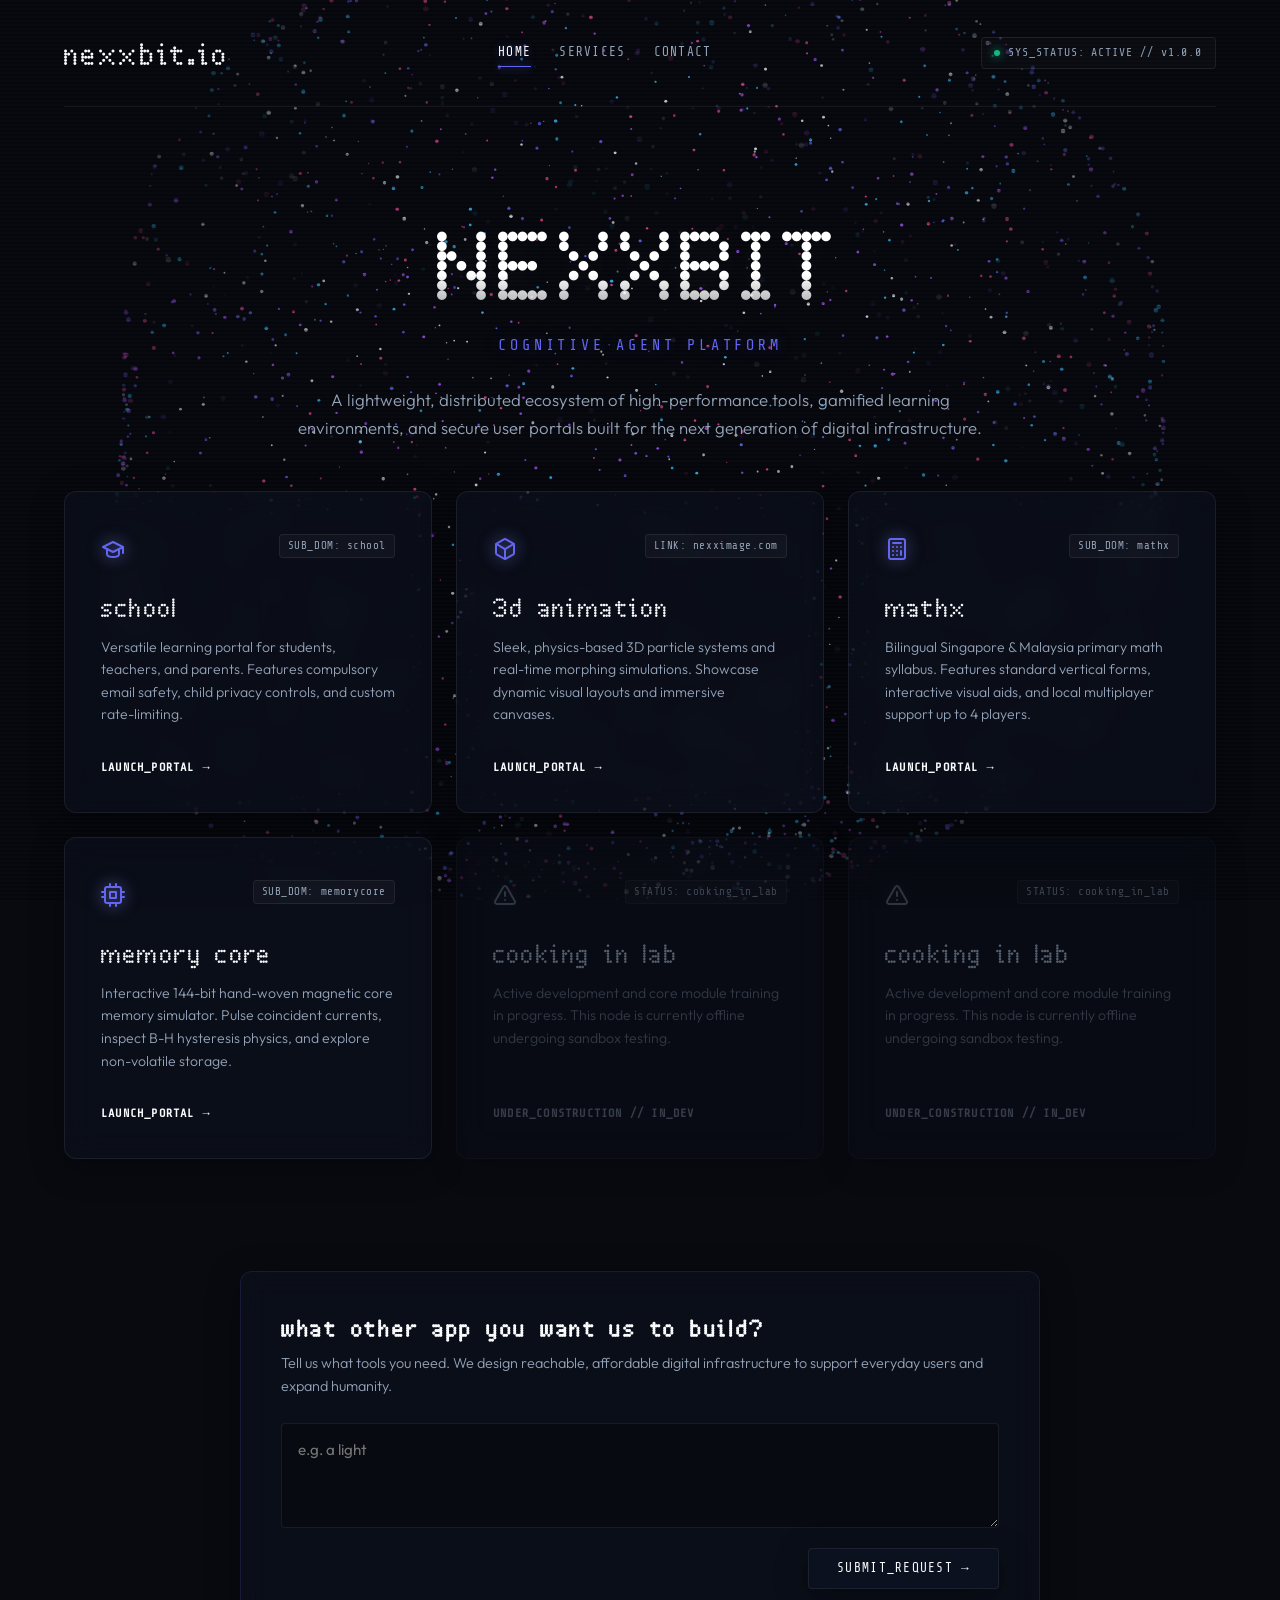
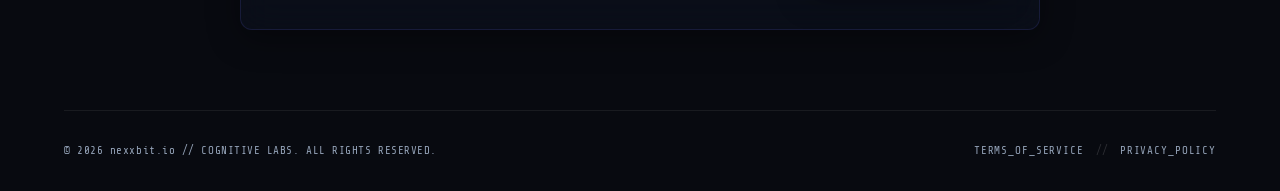
<file: index.html>
<!DOCTYPE html>
<html lang="en">
<head>
  <meta charset="UTF-8">
  <meta name="viewport" content="width=device-width, initial-scale=1.0">
  <title>nexxbit.io // cognitive agent platform</title>
  
  <!-- SEO Meta Tags -->
  <meta name="description" content="nexxbit.io - A sleek, high-performance ecosystem of cognitive tools, learning portals, and distributed AI agents.">
  <meta name="keywords" content="nexxbit, AI, education, cognitive agents, school, learning portal, interactive portal">
  <meta name="author" content="nexxbit.io">
  
  <!-- Google Fonts: Share Tech Mono for code-hud and Outfit for clean sans-serif -->
  <link rel="preconnect" href="https://fonts.googleapis.com">
  <link rel="preconnect" href="https://fonts.gstatic.com" crossorigin>
  <link href="https://fonts.googleapis.com/css2?family=Outfit:wght@300;400;500;600;700&family=Share+Tech+Mono&display=swap" rel="stylesheet">
  
  <!-- Custom Stylesheet -->
  <link rel="stylesheet" href="./style.css">
</head>
<body>

  <!-- Dynamic 3D Torus Background Canvas -->
  <canvas id="canvas3d"></canvas>

  <!-- Interactive Grid Scan Overlay (Hi-Tech Grid HUD) -->
  <div class="hud-grid-overlay"></div>

  <!-- Page Layout Wrapper -->
  <div class="page-wrapper">
    
    <!-- Top Header -->
    <header class="site-header">
      <a href="./" class="header-logo">nexxbit.io</a>
      <nav class="header-nav">
        <a href="./" class="nav-link active">HOME</a>
        <a href="./services" class="nav-link">SERVICES</a>
        <a href="./contact" class="nav-link">CONTACT</a>
      </nav>
      <div class="sys-status">
        <span class="status-dot"></span>
        <span class="status-text">SYS_STATUS: ACTIVE // v1.0.0</span>
      </div>
    </header>

    <!-- Hero Section -->
    <main class="hero-section">
      <h1 class="hero-title">NEXXBIT</h1>
      <h2 class="hero-subtitle">COGNITIVE AGENT PLATFORM</h2>
      <p class="hero-description">
        A lightweight, distributed ecosystem of high-performance tools, gamified learning environments, and secure user portals built for the next generation of digital infrastructure.
      </p>
    </main>

    <!-- Product Subdomain Grid (6 Cards) -->
    <section class="products-grid">
      
      <!-- Card 1: school -->
      <a href="https://school.nexxbit.io" target="_blank" class="product-card" id="card-school">
        <div class="card-glow"></div>
        <div class="card-header">
          <span class="card-icon">
            <svg class="card-icon-svg" viewBox="0 0 24 24" fill="none" stroke="currentColor" stroke-width="2" stroke-linecap="round" stroke-linejoin="round">
              <path d="M22 10v6M2 10l10-5 10 5-10 5z"/>
              <path d="M6 12v5c0 2 2 3 6 3s6-1 6-3v-5"/>
            </svg>
          </span>
          <span class="card-tag">SUB_DOM: school</span>
        </div>
        <h3 class="card-title">school</h3>
        <p class="card-desc">
          Versatile learning portal for students, teachers, and parents. Features compulsory email safety, child privacy controls, and custom rate-limiting.
        </p>
        <div class="card-action">
          LAUNCH_PORTAL <span class="arrow">→</span>
        </div>
      </a>

      <!-- Card 2: 3D animation (formerly math) -->
      <a href="https://nexximage.com" target="_blank" class="product-card" id="card-math">
        <div class="card-glow"></div>
        <div class="card-header">
          <span class="card-icon">
            <svg class="card-icon-svg" viewBox="0 0 24 24" fill="none" stroke="currentColor" stroke-width="2" stroke-linecap="round" stroke-linejoin="round">
              <path d="M21 16V8a2 2 0 0 0-1-1.73l-7-4a2 2 0 0 0-2 0l-7 4A2 2 0 0 0 3 8v8a2 2 0 0 0 1 1.73l7 4a2 2 0 0 0 2 0l7-4A2 2 0 0 0 21 16z"/>
              <path d="M3.27 6.96 12 12.01l8.73-5.05M12 22.08V12"/>
            </svg>
          </span>
          <span class="card-tag">LINK: nexximage.com</span>
        </div>
        <h3 class="card-title">3D animation</h3>
        <p class="card-desc">
          Sleek, physics-based 3D particle systems and real-time morphing simulations. Showcase dynamic visual layouts and immersive canvases.
        </p>
        <div class="card-action">
          LAUNCH_PORTAL <span class="arrow">→</span>
        </div>
      </a>

      <!-- Card 3: mathx -->
      <a href="https://mathx.nexxbit.io" target="_blank" class="product-card" id="card-learn">
        <div class="card-glow"></div>
        <div class="card-header">
          <span class="card-icon">
            <svg class="card-icon-svg" viewBox="0 0 24 24" fill="none" stroke="currentColor" stroke-width="2" stroke-linecap="round" stroke-linejoin="round">
              <rect x="4" y="2" width="16" height="20" rx="2" ry="2"/>
              <line x1="8" y1="6" x2="16" y2="6"/>
              <line x1="16" y1="14" x2="16" y2="18"/>
              <path d="M16 10h.01M12 10h.01M8 10h.01M12 14h.01M8 14h.01M12 18h.01M8 18h.01"/>
            </svg>
          </span>
          <span class="card-tag">SUB_DOM: mathx</span>
        </div>
        <h3 class="card-title">mathx</h3>
        <p class="card-desc">
          Bilingual Singapore & Malaysia primary math syllabus. Features standard vertical forms, interactive visual aids, and local multiplayer support up to 4 players.
        </p>
        <div class="card-action">
          LAUNCH_PORTAL <span class="arrow">→</span>
        </div>
      </a>

      <!-- Card 4: memorycore -->
      <a href="https://memorycore.nexxbit.io" target="_blank" class="product-card" id="card-memorycore">
        <div class="card-glow"></div>
        <div class="card-header">
          <span class="card-icon">
            <svg class="card-icon-svg" viewBox="0 0 24 24" fill="none" stroke="currentColor" stroke-width="2" stroke-linecap="round" stroke-linejoin="round">
              <rect x="4" y="4" width="16" height="16" rx="2"/>
              <rect x="9" y="9" width="6" height="6"/>
              <line x1="9" y1="1" x2="9" y2="4"/>
              <line x1="15" y1="1" x2="15" y2="4"/>
              <line x1="9" y1="20" x2="9" y2="23"/>
              <line x1="15" y1="20" x2="15" y2="23"/>
              <line x1="20" y1="9" x2="23" y2="9"/>
              <line x1="20" y1="14" x2="23" y2="14"/>
              <line x1="1" y1="9" x2="4" y2="9"/>
              <line x1="1" y1="14" x2="4" y2="14"/>
            </svg>
          </span>
          <span class="card-tag">SUB_DOM: memorycore</span>
        </div>
        <h3 class="card-title">memory core</h3>
        <p class="card-desc">
          Interactive 144-bit hand-woven magnetic core memory simulator. Pulse coincident currents, inspect B-H hysteresis physics, and explore non-volatile storage.
        </p>
        <div class="card-action">
          LAUNCH_PORTAL <span class="arrow">→</span>
        </div>
      </a>

      <!-- Card 5: labs -->
      <div class="product-card under-construction" id="card-labs">
        <div class="card-glow"></div>
        <div class="card-header">
          <span class="card-icon">
            <svg class="card-icon-svg" viewBox="0 0 24 24" fill="none" stroke="currentColor" stroke-width="2" stroke-linecap="round" stroke-linejoin="round">
              <path d="m21.73 18-8-14a2 2 0 0 0-3.48 0l-8 14A2 2 0 0 0 4 21h16a2 2 0 0 0 1.73-3Z"/>
              <path d="M12 9v4"/>
              <path d="M12 17h.01"/>
            </svg>
          </span>
          <span class="card-tag">STATUS: cooking_in_lab</span>
        </div>
        <h3 class="card-title">cooking in lab</h3>
        <p class="card-desc">
          Active development and core module training in progress. This node is currently offline undergoing sandbox testing.
        </p>
        <div class="card-action">
          UNDER_CONSTRUCTION // IN_DEV
        </div>
      </div>

      <!-- Card 6: studio -->
      <div class="product-card under-construction" id="card-studio">
        <div class="card-glow"></div>
        <div class="card-header">
          <span class="card-icon">
            <svg class="card-icon-svg" viewBox="0 0 24 24" fill="none" stroke="currentColor" stroke-width="2" stroke-linecap="round" stroke-linejoin="round">
              <path d="m21.73 18-8-14a2 2 0 0 0-3.48 0l-8 14A2 2 0 0 0 4 21h16a2 2 0 0 0 1.73-3Z"/>
              <path d="M12 9v4"/>
              <path d="M12 17h.01"/>
            </svg>
          </span>
          <span class="card-tag">STATUS: cooking_in_lab</span>
        </div>
        <h3 class="card-title">cooking in lab</h3>
        <p class="card-desc">
          Active development and core module training in progress. This node is currently offline undergoing sandbox testing.
        </p>
        <div class="card-action">
          UNDER_CONSTRUCTION // IN_DEV
        </div>
      </div>

    </section>

    <!-- App Suggestion Box Section -->
    <section class="suggestion-section">
      <div class="suggestion-container">
        <h3 class="suggestion-title">what other app you want us to build?</h3>
        <p class="suggestion-subtitle">Tell us what tools you need. We design reachable, affordable digital infrastructure to support everyday users and expand humanity.</p>
        <form id="suggestion-form" class="suggestion-form">
          <textarea id="suggestion-input" placeholder="e.g. " required></textarea>
          <button type="submit" class="btn-submit">
            SUBMIT_REQUEST <span class="arrow">→</span>
          </button>
        </form>
        <div id="suggestion-success" class="success-message" style="display: none;">
          SUGGESTION_RECEIVED // SYS_LOGGED // THANK_YOU
        </div>
      </div>
    </section>

    <!-- Footer -->
    <footer class="site-footer">
      <div class="footer-meta">
        © 2026 nexxbit.io // COGNITIVE LABS. ALL RIGHTS RESERVED.
      </div>
      <div class="footer-links">
        <a href="./legal/terms" class="footer-link">TERMS_OF_SERVICE</a>
        <span class="link-separator">//</span>
        <a href="./legal/privacy" class="footer-link">PRIVACY_POLICY</a>
      </div>
    </footer>

  </div>

  <!-- Background script -->
  <script src="./canvas-bg.js"></script>

  <!-- Interactive Suggestion Script & Typist Placeholder Animation -->
  <script>
    // Web3Forms Configuration: Enter your access key received from web3forms.com
    const WEB3FORMS_ACCESS_KEY = "3ec18e99-b3e5-46dc-a6cb-5758b113f7de";

    // Form submission interceptor
    document.getElementById('suggestion-form').addEventListener('submit', function(e) {
      e.preventDefault();
      const input = document.getElementById('suggestion-input');
      const suggestionText = input.value.trim();
      
      if (suggestionText) {
        // Redundancy: save locally first
        const suggestions = JSON.parse(localStorage.getItem('app_suggestions') || '[]');
        suggestions.push({
          text: suggestionText,
          timestamp: new Date().toISOString()
        });
        localStorage.setItem('app_suggestions', JSON.stringify(suggestions));
        
        // Submit to Web3Forms if key is provided
        if (WEB3FORMS_ACCESS_KEY && WEB3FORMS_ACCESS_KEY !== "YOUR_WEB3FORMS_ACCESS_KEY_HERE") {
          fetch('https://api.web3forms.com/submit', {
            method: 'POST',
            headers: {
              'Content-Type': 'application/json',
              'Accept': 'application/json'
            },
            body: JSON.stringify({
              access_key: WEB3FORMS_ACCESS_KEY,
              subject: "New App Suggestion - nexxbit.io",
              from_name: "nexxbit.io Landing Page",
              suggestion: suggestionText
            })
          });
        }

        document.getElementById('suggestion-form').style.display = 'none';
        document.getElementById('suggestion-success').style.display = 'block';
      }
    });

    // Blinking cursor & typing animation for placeholder
    const placeholderTexts = [
      "a lightweight collaborative document editor?",
      "a secure personal vault with client-side encryption?",
      "a simplified class scheduler for local schools?",
      "a distraction-free ambient study soundscape player?"
    ];
    
    let textIndex = 0;
    let charIndex = 0;
    let isDeleting = false;
    let cursorVisible = true;
    const inputElement = document.getElementById('suggestion-input');
    
    const typeSpeed = 50;
    const deleteSpeed = 25;
    const pauseBeforeDelete = 1800;
    const pauseBeforeType = 400;

    function typeAnimation() {
      const currentText = placeholderTexts[textIndex];
      
      if (isDeleting) {
        charIndex--;
      } else {
        charIndex++;
      }

      const displayText = currentText.slice(0, charIndex);
      inputElement.placeholder = "e.g. " + displayText + (cursorVisible ? "_" : " ");

      let delay = isDeleting ? deleteSpeed : typeSpeed;

      if (!isDeleting && charIndex === currentText.length) {
        isDeleting = true;
        delay = pauseBeforeDelete;
      } else if (isDeleting && charIndex === 0) {
        isDeleting = false;
        textIndex = (textIndex + 1) % placeholderTexts.length;
        delay = pauseBeforeType;
      }

      setTimeout(typeAnimation, delay);
    }

    // Independent cursor blink loop to make sure it blinks continuously
    setInterval(() => {
      cursorVisible = !cursorVisible;
      const currentText = placeholderTexts[textIndex];
      const displayText = currentText.slice(0, charIndex);
      if (!inputElement.value) {
        inputElement.placeholder = "e.g. " + displayText + (cursorVisible ? "_" : " ");
      }
    }, 450);

    // Initial delay before typewriter starts
    setTimeout(typeAnimation, 1000);
  </script>
</body>
</html>
</file>
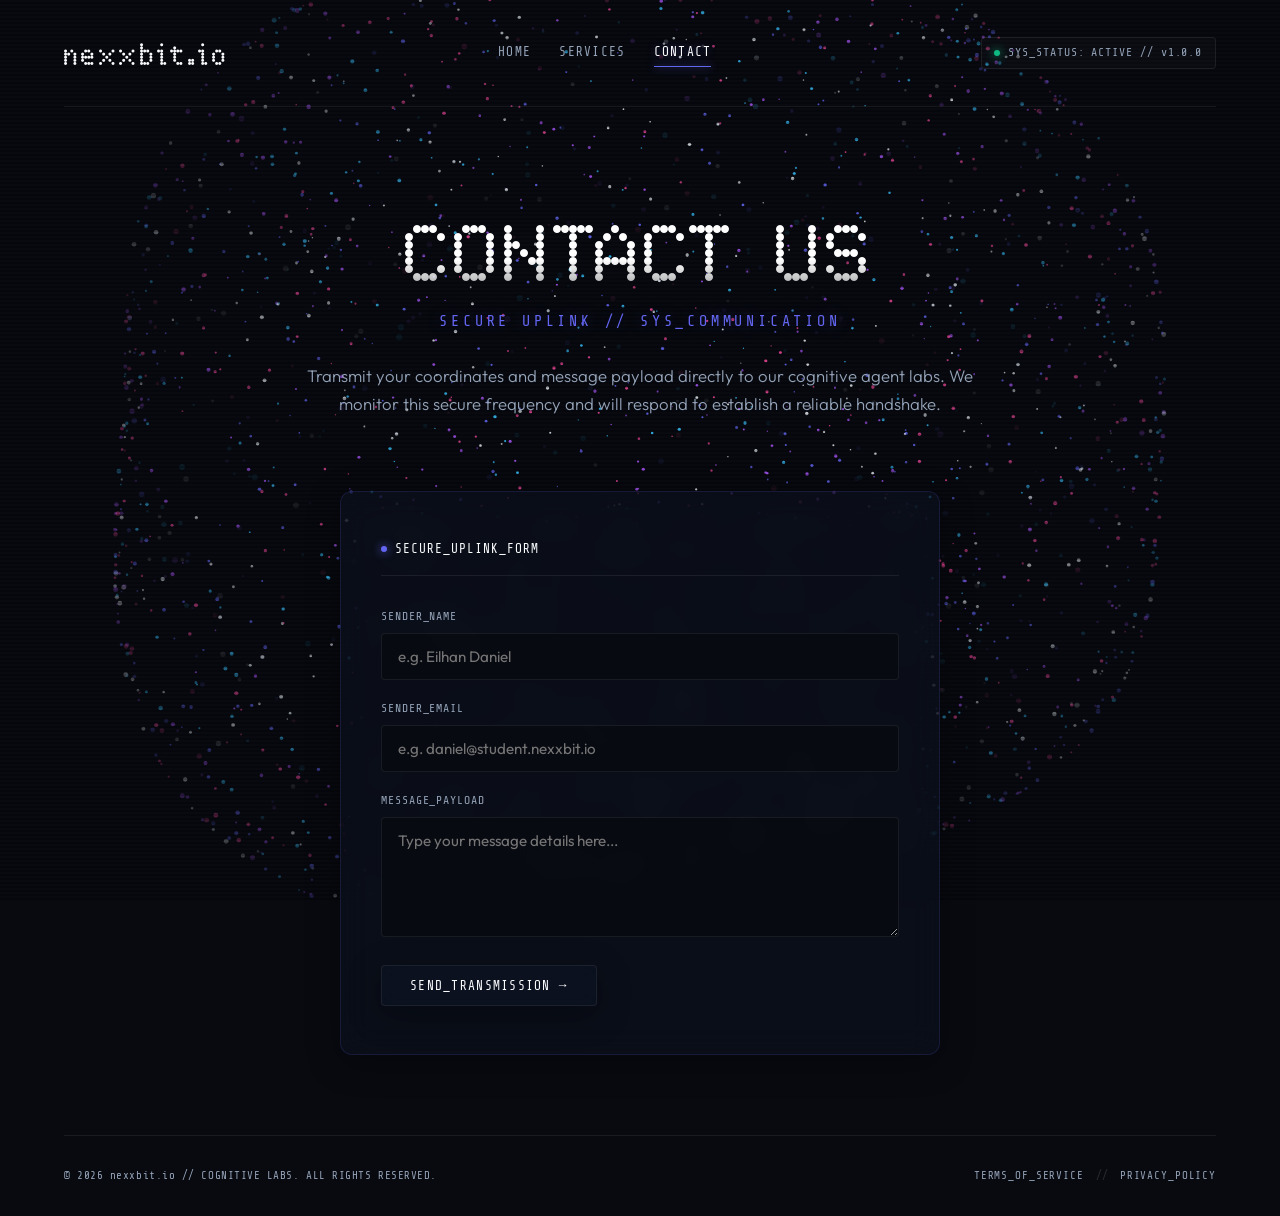
<file: contact.html>
<!DOCTYPE html>
<html lang="en">
<head>
  <meta charset="UTF-8">
  <meta name="viewport" content="width=device-width, initial-scale=1.0">
  <title>Contact Us - nexxbit.io</title>
  
  <!-- SEO Meta Tags -->
  <meta name="description" content="Get in touch with nexxbit.io. Reach out for support, app requests, or general inquiries.">
  <meta name="keywords" content="contact nexxbit, cognitive agent platform, support, collaboration">
  <meta name="author" content="nexxbit.io">
  
  <!-- Google Fonts -->
  <link rel="preconnect" href="https://fonts.googleapis.com">
  <link rel="preconnect" href="https://fonts.gstatic.com" crossorigin>
  <link href="https://fonts.googleapis.com/css2?family=Outfit:wght@300;400;500;600;700&family=Share+Tech+Mono&display=swap" rel="stylesheet">
  
  <!-- Custom Stylesheet -->
  <link rel="stylesheet" href="./style.css">
</head>
<body>

  <!-- Dynamic 3D Torus Background Canvas -->
  <canvas id="canvas3d"></canvas>

  <!-- Interactive Grid Scan Overlay -->
  <div class="hud-grid-overlay"></div>

  <!-- Page Layout Wrapper -->
  <div class="page-wrapper">
    
    <!-- Top Header -->
    <header class="site-header">
      <a href="./" class="header-logo">nexxbit.io</a>
      <nav class="header-nav">
        <a href="./" class="nav-link">HOME</a>
        <a href="./services" class="nav-link">SERVICES</a>
        <a href="./contact" class="nav-link active">CONTACT</a>
      </nav>
      <div class="sys-status">
        <span class="status-dot"></span>
        <span class="status-text">SYS_STATUS: ACTIVE // v1.0.0</span>
      </div>
    </header>

    <!-- Contact Hero Section -->
    <section class="services-hero">
      <h1 class="hero-title" style="font-size: 4.5rem;">CONTACT US</h1>
      <h2 class="hero-subtitle">SECURE UPLINK // SYS_COMMUNICATION</h2>
      <p class="hero-description" style="max-width: 680px; margin: 0 auto;">
        Transmit your coordinates and message payload directly to our cognitive agent labs. We monitor this secure frequency and will respond to establish a reliable handshake.
      </p>
    </section>

    <!-- Main Content Contact Section -->
    <main class="contact-section" style="padding-top: 1rem;">
      <div class="contact-container">
        <div class="form-header" style="border-bottom: 1px solid var(--border-color); padding-bottom: 1rem; margin-bottom: 1.5rem; display: flex; align-items: center; gap: 0.5rem;">
          <span class="status-dot" style="background-color: var(--primary-indigo); box-shadow: 0 0 10px var(--primary-indigo); width: 6px; height: 6px; border-radius: 50%;"></span>
          <span style="font-family: var(--font-hud); font-size: 0.8rem; letter-spacing: 0.08em; color: var(--text-primary);">SECURE_UPLINK_FORM</span>
        </div>
        
        <form id="contact-form" class="contact-form">
          <div class="form-group">
            <label for="contact-name" class="form-label">sender_name</label>
            <input type="text" id="contact-name" class="form-control" placeholder="e.g. Eilhan Daniel" required>
          </div>
          
          <div class="form-group">
            <label for="contact-email" class="form-label">sender_email</label>
            <input type="email" id="contact-email" class="form-control" placeholder="e.g. daniel@student.nexxbit.io" required>
          </div>
          
          <div class="form-group">
            <label for="contact-message" class="form-label">message_payload</label>
            <textarea id="contact-message" class="form-control" style="min-height: 120px; resize: vertical;" placeholder="Type your message details here..." required></textarea>
          </div>
          
          <button type="submit" class="btn-submit btn-contact">
            SEND_TRANSMISSION <span class="arrow">→</span>
          </button>
        </form>

        <div id="contact-success" class="success-message" style="display: none;">
          TRANSMISSION_SENT // SECURE_HANDSHAKE_ESTABLISHED // WE_WILL_CONTACT_YOU
        </div>
      </div>
    </main>

    <!-- Footer -->
    <footer class="site-footer">
      <div class="footer-meta">
        © 2026 nexxbit.io // COGNITIVE LABS. ALL RIGHTS RESERVED.
      </div>
      <div class="footer-links">
        <a href="./legal/terms" class="footer-link">TERMS_OF_SERVICE</a>
        <span class="link-separator">//</span>
        <a href="./legal/privacy" class="footer-link">PRIVACY_POLICY</a>
      </div>
    </footer>

  </div>

  <!-- Background script -->
  <script src="./canvas-bg.js"></script>

  <!-- Contact Form submission script -->
  <script>
    // Web3Forms Configuration: Enter your access key received from web3forms.com
    const WEB3FORMS_ACCESS_KEY = "0c9ccbf8-6ab0-4690-9c8f-d851220cba67";

    document.getElementById('contact-form').addEventListener('submit', function(e) {
      e.preventDefault();
      
      const name = document.getElementById('contact-name').value.trim();
      const email = document.getElementById('contact-email').value.trim();
      const message = document.getElementById('contact-message').value.trim();
      
      if (name && email && message) {
        // Redundancy: save locally first
        const transmissions = JSON.parse(localStorage.getItem('contact_transmissions') || '[]');
        transmissions.push({
          name,
          email,
          message,
          timestamp: new Date().toISOString()
        });
        localStorage.setItem('contact_transmissions', JSON.stringify(transmissions));
        
        // Submit to Web3Forms if key is provided
        if (WEB3FORMS_ACCESS_KEY && WEB3FORMS_ACCESS_KEY !== "YOUR_WEB3FORMS_ACCESS_KEY_HERE") {
          fetch('https://api.web3forms.com/submit', {
            method: 'POST',
            headers: {
              'Content-Type': 'application/json',
              'Accept': 'application/json'
            },
            body: JSON.stringify({
              access_key: WEB3FORMS_ACCESS_KEY,
              subject: "nexxbit.io Contact Inquiry",
              from_name: name,
              email: email,
              message: message
            })
          });
        }

        // Hide form and show success logs
        document.getElementById('contact-form').style.display = 'none';
        document.getElementById('contact-success').style.display = 'block';
      }
    });
  </script>
</body>
</html>
</file>
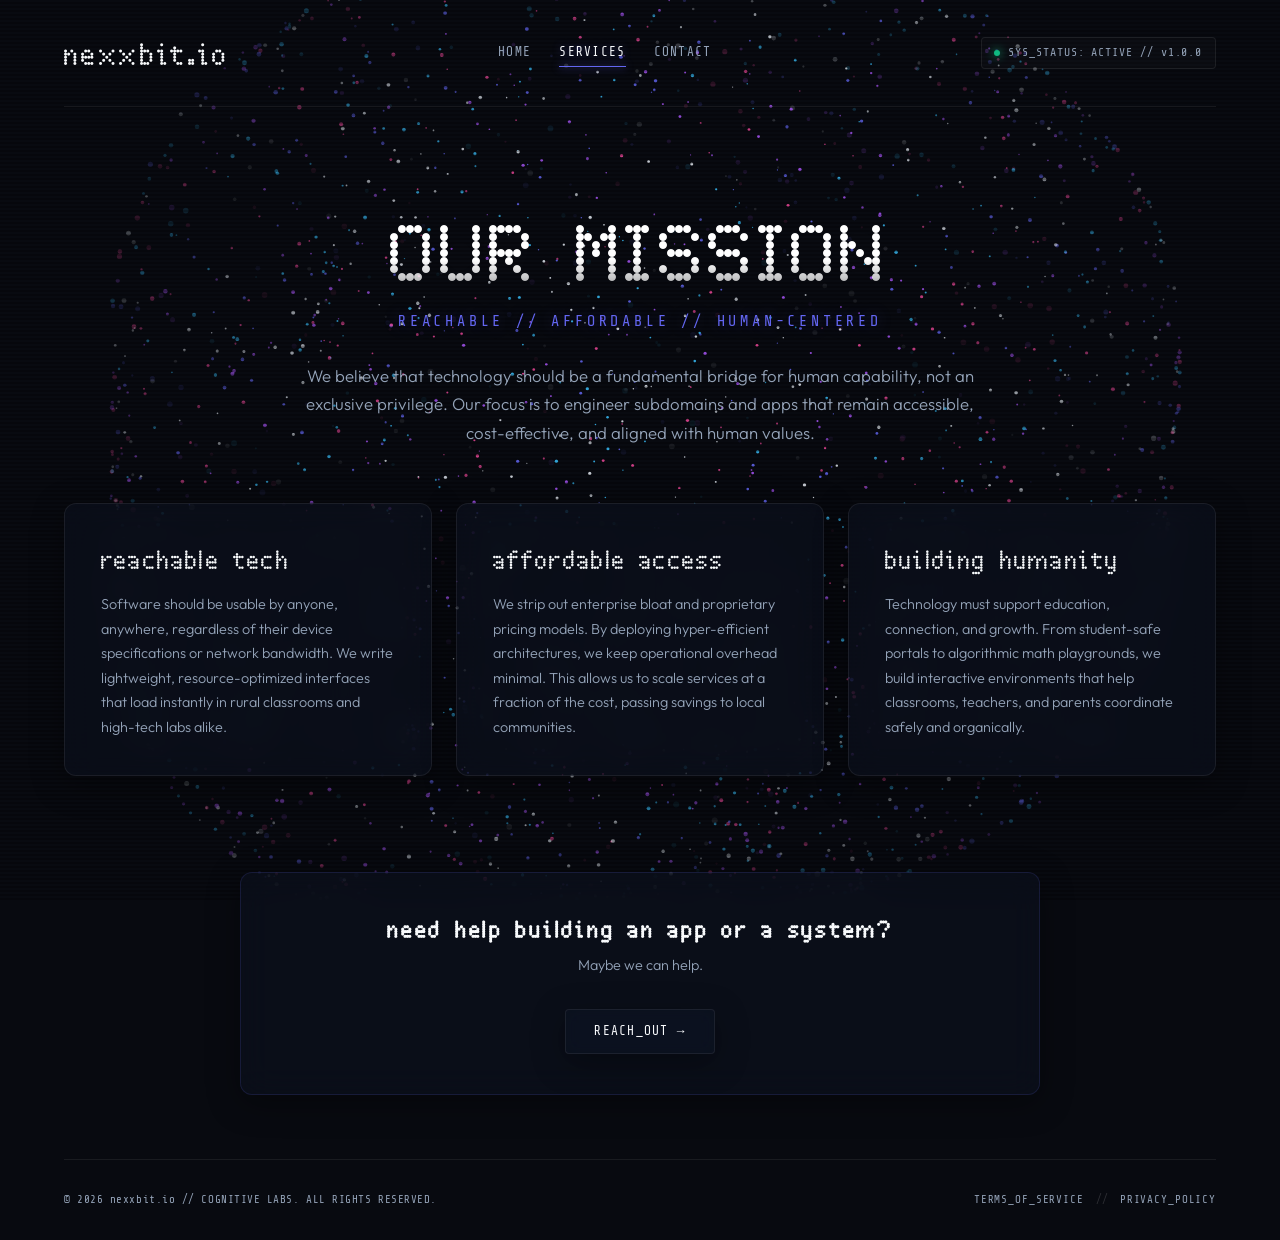
<file: services.html>
<!DOCTYPE html>
<html lang="en">
<head>
  <meta charset="UTF-8">
  <meta name="viewport" content="width=device-width, initial-scale=1.0">
  <title>Services & Mission - nexxbit.io</title>
  
  <!-- SEO Meta Tags -->
  <meta name="description" content="Our services and core mission - Building reachable, affordable, and human-centered technology at nexxbit.io.">
  <meta name="keywords" content="nexxbit, affordable tech, education technology, human-centered software, Malaysia tech">
  <meta name="author" content="nexxbit.io">
  
  <!-- Google Fonts -->
  <link rel="preconnect" href="https://fonts.googleapis.com">
  <link rel="preconnect" href="https://fonts.gstatic.com" crossorigin>
  <link href="https://fonts.googleapis.com/css2?family=Outfit:wght@300;400;500;600;700&family=Share+Tech+Mono&display=swap" rel="stylesheet">
  
  <!-- Custom Stylesheet -->
  <link rel="stylesheet" href="./style.css">
</head>
<body>

  <!-- Dynamic 3D Torus Background Canvas -->
  <canvas id="canvas3d"></canvas>

  <!-- Interactive Grid Scan Overlay -->
  <div class="hud-grid-overlay"></div>

  <!-- Page Layout Wrapper -->
  <div class="page-wrapper">
    
    <!-- Top Header -->
    <header class="site-header">
      <a href="./" class="header-logo">nexxbit.io</a>
      <nav class="header-nav">
        <a href="./" class="nav-link">HOME</a>
        <a href="./services" class="nav-link active">SERVICES</a>
        <a href="./contact" class="nav-link">CONTACT</a>
      </nav>
      <div class="sys-status">
        <span class="status-dot"></span>
        <span class="status-text">SYS_STATUS: ACTIVE // v1.0.0</span>
      </div>
    </header>

    <!-- Services Hero Section -->
    <main class="services-hero">
      <h1 class="hero-title" style="font-size: 4.5rem;">OUR MISSION</h1>
      <h2 class="hero-subtitle">REACHABLE // AFFORDABLE // HUMAN-CENTERED</h2>
      <p class="hero-description" style="max-width: 680px; margin: 0 auto;">
        We believe that technology should be a fundamental bridge for human capability, not an exclusive privilege. Our focus is to engineer subdomains and apps that remain accessible, cost-effective, and aligned with human values.
      </p>
    </main>

    <!-- Philosophy Grid -->
    <section class="philosophy-grid">
      
      <!-- Card 1: Reachable -->
      <div class="philosophy-card">
        <h3 class="philosophy-title">reachable tech</h3>
        <p class="philosophy-desc">
          Software should be usable by anyone, anywhere, regardless of their device specifications or network bandwidth. We write lightweight, resource-optimized interfaces that load instantly in rural classrooms and high-tech labs alike.
        </p>
      </div>

      <!-- Card 2: Affordable -->
      <div class="philosophy-card">
        <h3 class="philosophy-title">affordable access</h3>
        <p class="philosophy-desc">
          We strip out enterprise bloat and proprietary pricing models. By deploying hyper-efficient architectures, we keep operational overhead minimal. This allows us to scale services at a fraction of the cost, passing savings to local communities.
        </p>
      </div>

      <!-- Card 3: Building Humanity -->
      <div class="philosophy-card">
        <h3 class="philosophy-title">building humanity</h3>
        <p class="philosophy-desc">
          Technology must support education, connection, and growth. From student-safe portals to algorithmic math playgrounds, we build interactive environments that help classrooms, teachers, and parents coordinate safely and organically.
        </p>
      </div>

    </section>

    <!-- Help CTA Section -->
    <section class="suggestion-section" style="padding-top: 1rem; padding-bottom: 4rem;">
      <div class="suggestion-container" style="text-align: center;">
        <h3 class="suggestion-title">need help building an app or a system?</h3>
        <p class="suggestion-subtitle" style="margin-bottom: 2rem;">Maybe we can help.</p>
        <a href="./contact" class="btn-submit" style="display: inline-flex; align-items: center; justify-content: center; text-decoration: none; margin: 0 auto; width: fit-content;">
          REACH_OUT <span class="arrow">→</span>
        </a>
      </div>
    </section>

    <!-- Footer -->
    <footer class="site-footer">
      <div class="footer-meta">
        © 2026 nexxbit.io // COGNITIVE LABS. ALL RIGHTS RESERVED.
      </div>
      <div class="footer-links">
        <a href="./legal/terms" class="footer-link">TERMS_OF_SERVICE</a>
        <span class="link-separator">//</span>
        <a href="./legal/privacy" class="footer-link">PRIVACY_POLICY</a>
      </div>
    </footer>

  </div>

  <!-- Background script -->
  <script src="./canvas-bg.js"></script>
</body>
</html>
</file>
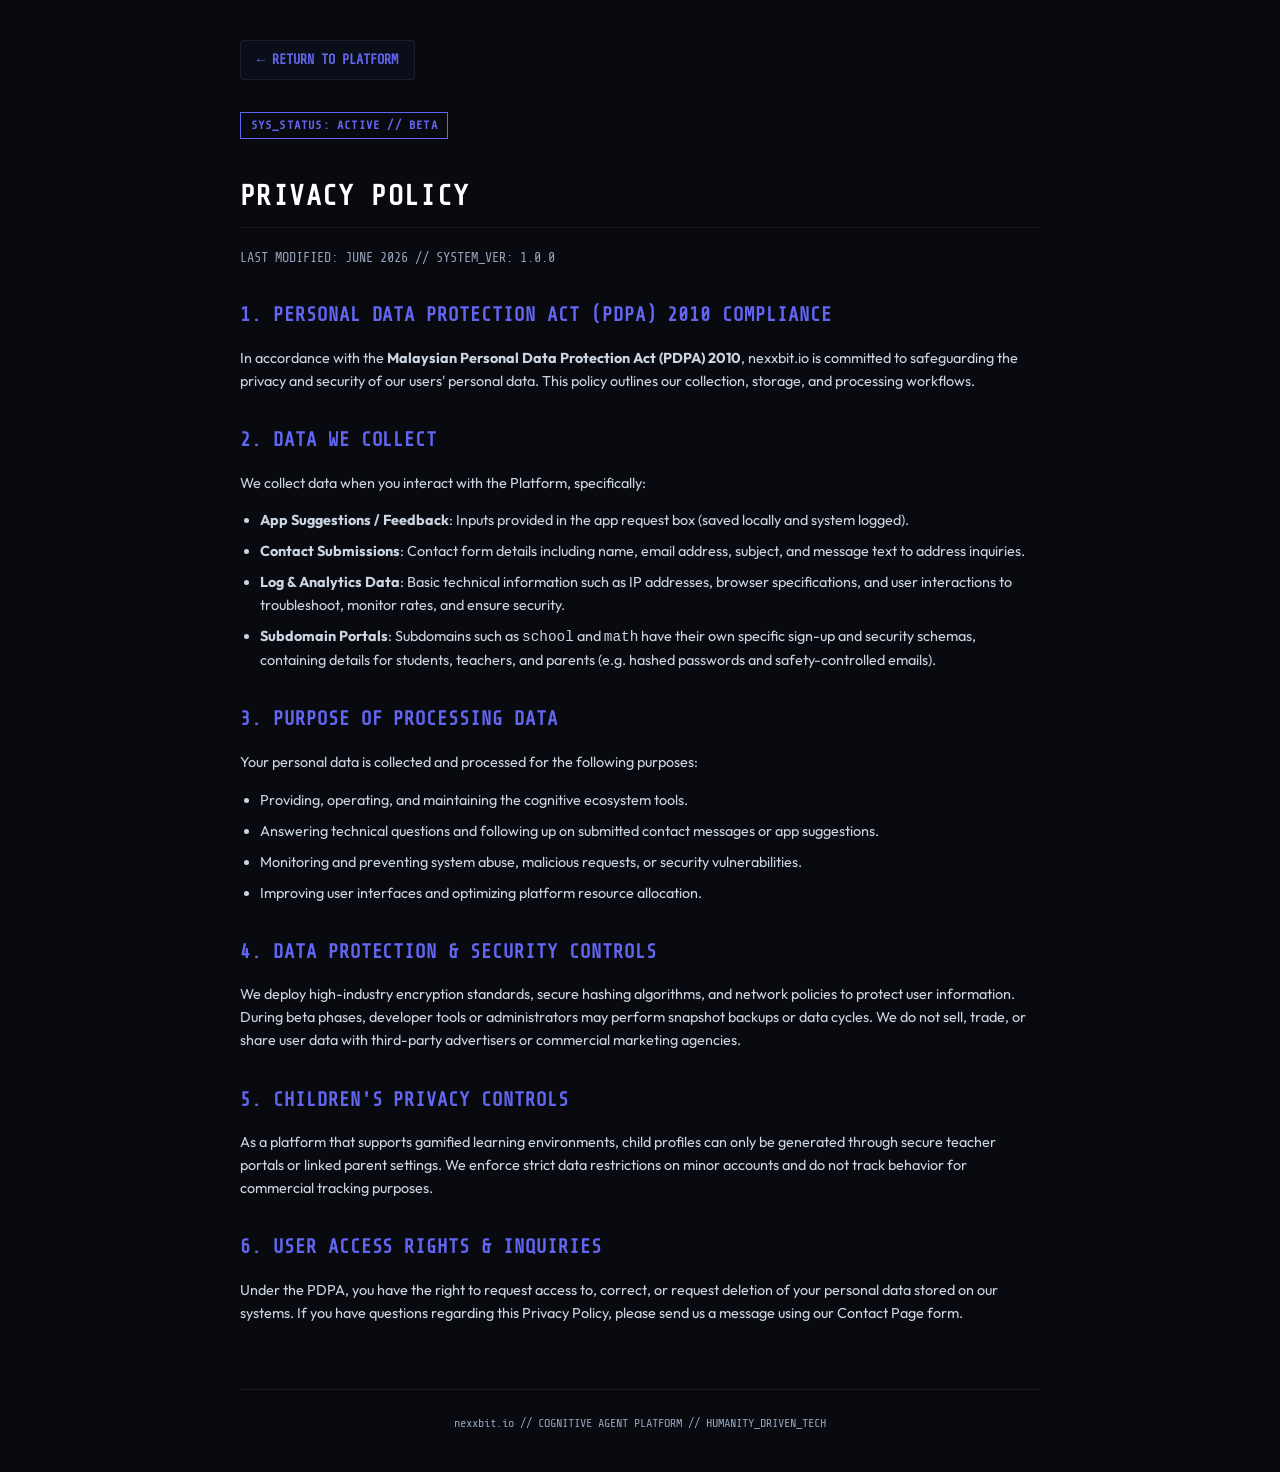
<file: legal/privacy.html>
<!DOCTYPE html>
<html lang="en">
<head>
  <meta charset="UTF-8">
  <meta name="viewport" content="width=device-width, initial-scale=1.0">
  <title>Privacy Policy - nexxbit.io</title>
  <style>
    :root {
      --bg-primary: #080a10;
      --bg-secondary: rgba(15, 22, 36, 0.45);
      --text-primary: #f8fafc;
      --text-muted: #94a3b8;
      --primary: #6366f1;
      --border-color: rgba(255, 255, 255, 0.07);
    }
    body {
      background: var(--bg-primary);
      color: var(--text-primary);
      font-family: 'Share Tech Mono', monospace;
      padding: 2.5rem 1.5rem;
      max-width: 800px;
      margin: 0 auto;
      line-height: 1.6;
    }
    a.back-btn {
      display: inline-block;
      margin-bottom: 2rem;
      color: var(--primary);
      text-decoration: none;
      font-weight: bold;
      font-size: 0.85rem;
      border: 1px solid var(--border-color);
      padding: 0.5rem 1rem;
      border-radius: 4px;
      background: var(--bg-secondary);
      transition: all 0.3s ease;
    }
    a.back-btn:hover {
      border-color: var(--primary);
      box-shadow: 0 0 10px rgba(99, 102, 241, 0.2);
    }
    h1 {
      font-size: 1.75rem;
      border-bottom: 1px solid var(--border-color);
      padding-bottom: 0.5rem;
      text-transform: uppercase;
      letter-spacing: 0.05em;
      color: #fff;
    }
    h2 {
      font-size: 1.2rem;
      margin-top: 2rem;
      text-transform: uppercase;
      color: var(--primary);
      letter-spacing: 0.05em;
    }
    p, li {
      font-size: 0.9rem;
      color: #cbd5e1;
      font-family: 'Outfit', sans-serif;
    }
    ul {
      padding-left: 1.25rem;
      margin-top: 0.5rem;
      margin-bottom: 0.5rem;
    }
    li {
      margin-bottom: 0.5rem;
    }
    .footer {
      margin-top: 4rem;
      border-top: 1px solid var(--border-color);
      padding-top: 1.5rem;
      font-size: 0.75rem;
      color: var(--text-muted);
      text-align: center;
    }
    .beta-badge {
      border: 1px solid var(--primary);
      color: var(--primary);
      padding: 0.2rem 0.6rem;
      font-size: 0.75rem;
      text-transform: uppercase;
      font-weight: bold;
      display: inline-block;
      margin-bottom: 1rem;
      letter-spacing: 0.1em;
    }
  </style>
  <link rel="preconnect" href="https://fonts.googleapis.com">
  <link rel="preconnect" href="https://fonts.gstatic.com" crossorigin>
  <link href="https://fonts.googleapis.com/css2?family=Outfit:wght@300;400;500&family=Share+Tech+Mono&display=swap" rel="stylesheet">
</head>
<body>

  <a href="../" class="back-btn">&larr; RETURN TO PLATFORM</a>
  <br>

  <span class="beta-badge">SYS_STATUS: ACTIVE // BETA</span>
  <h1>Privacy Policy</h1>
  <p style="font-family: 'Share Tech Mono', monospace; font-size: 0.85rem; color: var(--text-muted);">LAST MODIFIED: JUNE 2026 // SYSTEM_VER: 1.0.0</p>

  <h2>1. Personal Data Protection Act (PDPA) 2010 Compliance</h2>
  <p>In accordance with the <strong>Malaysian Personal Data Protection Act (PDPA) 2010</strong>, nexxbit.io is committed to safeguarding the privacy and security of our users' personal data. This policy outlines our collection, storage, and processing workflows.</p>

  <h2>2. Data We Collect</h2>
  <p>We collect data when you interact with the Platform, specifically:</p>
  <ul>
    <li><strong>App Suggestions / Feedback</strong>: Inputs provided in the app request box (saved locally and system logged).</li>
    <li><strong>Contact Submissions</strong>: Contact form details including name, email address, subject, and message text to address inquiries.</li>
    <li><strong>Log & Analytics Data</strong>: Basic technical information such as IP addresses, browser specifications, and user interactions to troubleshoot, monitor rates, and ensure security.</li>
    <li><strong>Subdomain Portals</strong>: Subdomains such as <code>school</code> and <code>math</code> have their own specific sign-up and security schemas, containing details for students, teachers, and parents (e.g. hashed passwords and safety-controlled emails).</li>
  </ul>

  <h2>3. Purpose of Processing Data</h2>
  <p>Your personal data is collected and processed for the following purposes:</p>
  <ul>
    <li>Providing, operating, and maintaining the cognitive ecosystem tools.</li>
    <li>Answering technical questions and following up on submitted contact messages or app suggestions.</li>
    <li>Monitoring and preventing system abuse, malicious requests, or security vulnerabilities.</li>
    <li>Improving user interfaces and optimizing platform resource allocation.</li>
  </ul>

  <h2>4. Data Protection & Security Controls</h2>
  <p>We deploy high-industry encryption standards, secure hashing algorithms, and network policies to protect user information. During beta phases, developer tools or administrators may perform snapshot backups or data cycles. We do not sell, trade, or share user data with third-party advertisers or commercial marketing agencies.</p>

  <h2>5. Children's Privacy Controls</h2>
  <p>As a platform that supports gamified learning environments, child profiles can only be generated through secure teacher portals or linked parent settings. We enforce strict data restrictions on minor accounts and do not track behavior for commercial tracking purposes.</p>

  <h2>6. User Access Rights & Inquiries</h2>
  <p>Under the PDPA, you have the right to request access to, correct, or request deletion of your personal data stored on our systems. If you have questions regarding this Privacy Policy, please send us a message using our Contact Page form.</p>

  <div class="footer">
     nexxbit.io // COGNITIVE AGENT PLATFORM // HUMANITY_DRIVEN_TECH
  </div>

</body>
</html>
</file>
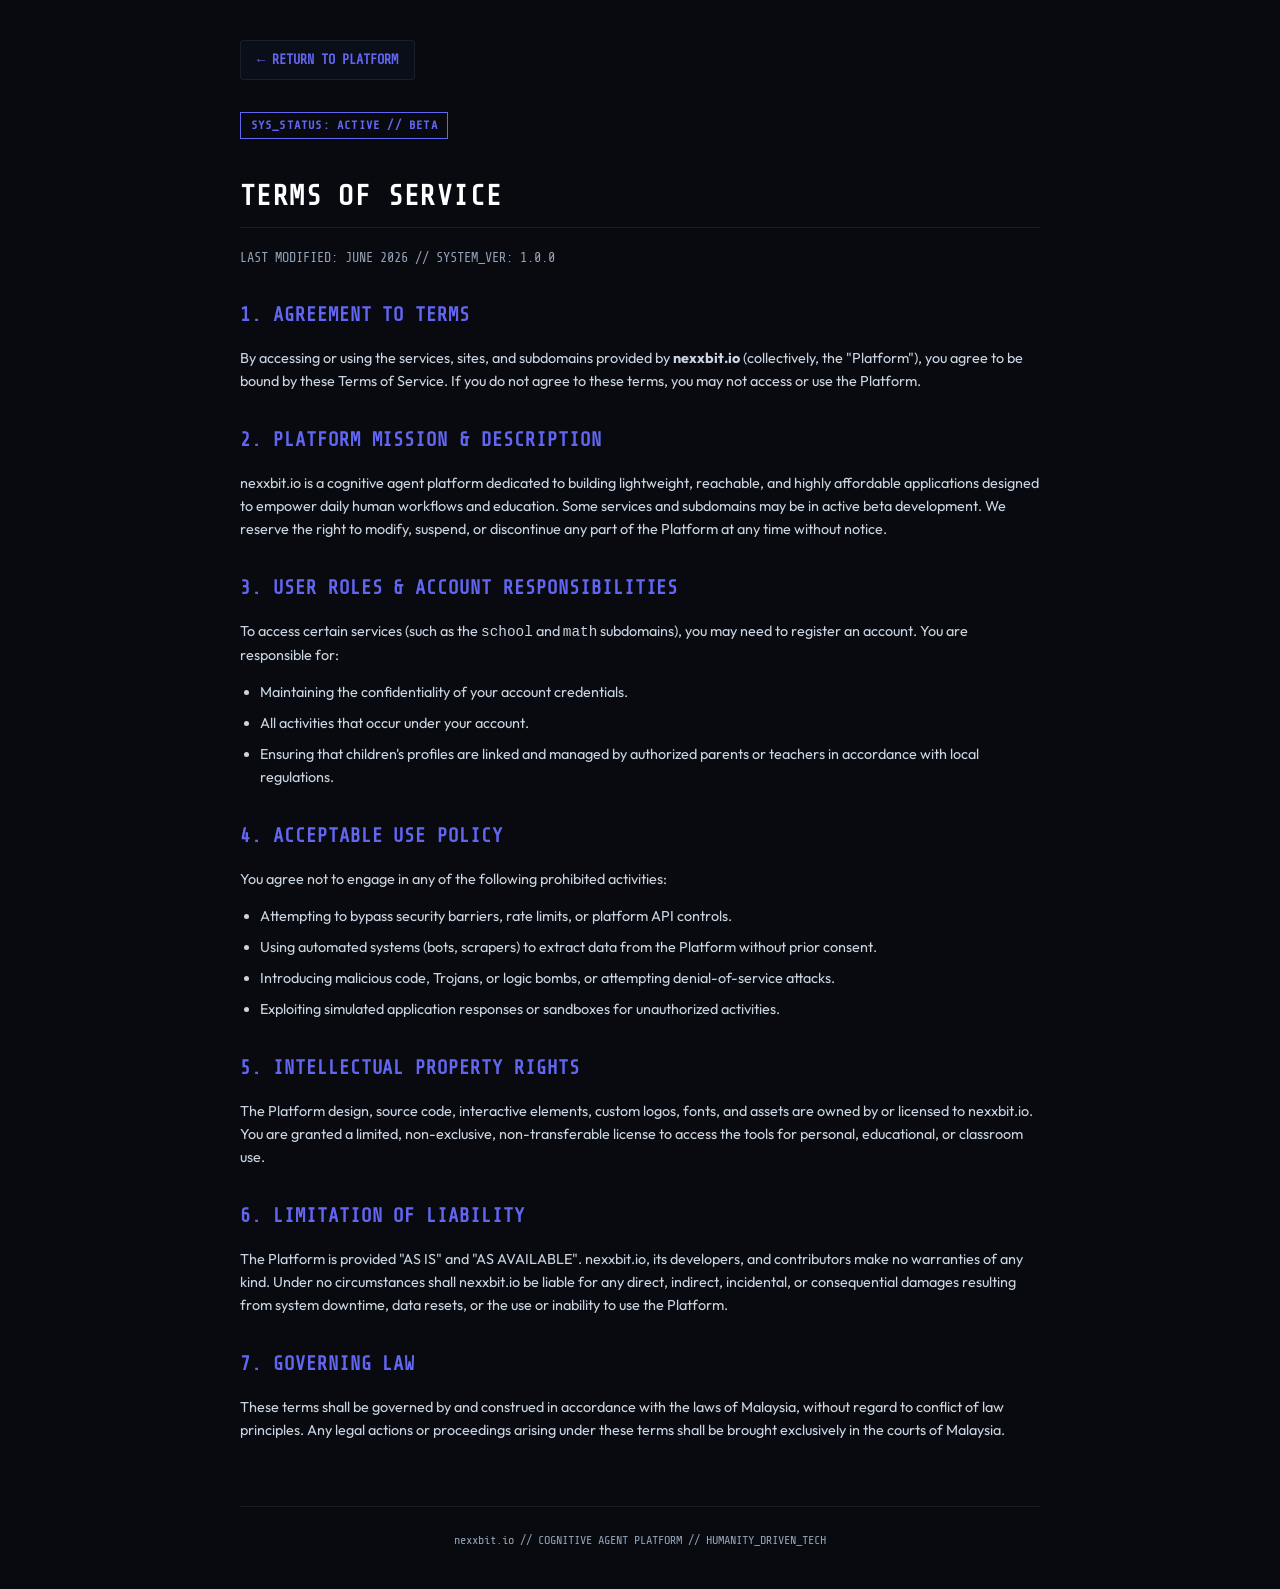
<file: legal/terms.html>
<!DOCTYPE html>
<html lang="en">
<head>
  <meta charset="UTF-8">
  <meta name="viewport" content="width=device-width, initial-scale=1.0">
  <title>Terms of Service - nexxbit.io</title>
  <style>
    :root {
      --bg-primary: #080a10;
      --bg-secondary: rgba(15, 22, 36, 0.45);
      --text-primary: #f8fafc;
      --text-muted: #94a3b8;
      --primary: #6366f1;
      --border-color: rgba(255, 255, 255, 0.07);
    }
    body {
      background: var(--bg-primary);
      color: var(--text-primary);
      font-family: 'Share Tech Mono', monospace;
      padding: 2.5rem 1.5rem;
      max-width: 800px;
      margin: 0 auto;
      line-height: 1.6;
    }
    a.back-btn {
      display: inline-block;
      margin-bottom: 2rem;
      color: var(--primary);
      text-decoration: none;
      font-weight: bold;
      font-size: 0.85rem;
      border: 1px solid var(--border-color);
      padding: 0.5rem 1rem;
      border-radius: 4px;
      background: var(--bg-secondary);
      transition: all 0.3s ease;
    }
    a.back-btn:hover {
      border-color: var(--primary);
      box-shadow: 0 0 10px rgba(99, 102, 241, 0.2);
    }
    h1 {
      font-size: 1.75rem;
      border-bottom: 1px solid var(--border-color);
      padding-bottom: 0.5rem;
      text-transform: uppercase;
      letter-spacing: 0.05em;
      color: #fff;
    }
    h2 {
      font-size: 1.2rem;
      margin-top: 2rem;
      text-transform: uppercase;
      color: var(--primary);
      letter-spacing: 0.05em;
    }
    p, li {
      font-size: 0.9rem;
      color: #cbd5e1;
      font-family: 'Outfit', sans-serif;
    }
    ul {
      padding-left: 1.25rem;
      margin-top: 0.5rem;
      margin-bottom: 0.5rem;
    }
    li {
      margin-bottom: 0.5rem;
    }
    .footer {
      margin-top: 4rem;
      border-top: 1px solid var(--border-color);
      padding-top: 1.5rem;
      font-size: 0.75rem;
      color: var(--text-muted);
      text-align: center;
    }
    .beta-badge {
      border: 1px solid var(--primary);
      color: var(--primary);
      padding: 0.2rem 0.6rem;
      font-size: 0.75rem;
      text-transform: uppercase;
      font-weight: bold;
      display: inline-block;
      margin-bottom: 1rem;
      letter-spacing: 0.1em;
    }
  </style>
  <link rel="preconnect" href="https://fonts.googleapis.com">
  <link rel="preconnect" href="https://fonts.gstatic.com" crossorigin>
  <link href="https://fonts.googleapis.com/css2?family=Outfit:wght@300;400;500&family=Share+Tech+Mono&display=swap" rel="stylesheet">
</head>
<body>

  <a href="../" class="back-btn">&larr; RETURN TO PLATFORM</a>
  <br>

  <span class="beta-badge">SYS_STATUS: ACTIVE // BETA</span>
  <h1>Terms of Service</h1>
  <p style="font-family: 'Share Tech Mono', monospace; font-size: 0.85rem; color: var(--text-muted);">LAST MODIFIED: JUNE 2026 // SYSTEM_VER: 1.0.0</p>

  <h2>1. Agreement to Terms</h2>
  <p>By accessing or using the services, sites, and subdomains provided by <strong>nexxbit.io</strong> (collectively, the "Platform"), you agree to be bound by these Terms of Service. If you do not agree to these terms, you may not access or use the Platform.</p>

  <h2>2. Platform Mission & Description</h2>
  <p>nexxbit.io is a cognitive agent platform dedicated to building lightweight, reachable, and highly affordable applications designed to empower daily human workflows and education. Some services and subdomains may be in active beta development. We reserve the right to modify, suspend, or discontinue any part of the Platform at any time without notice.</p>

  <h2>3. User Roles & Account Responsibilities</h2>
  <p>To access certain services (such as the <code>school</code> and <code>math</code> subdomains), you may need to register an account. You are responsible for:</p>
  <ul>
    <li>Maintaining the confidentiality of your account credentials.</li>
    <li>All activities that occur under your account.</li>
    <li>Ensuring that children's profiles are linked and managed by authorized parents or teachers in accordance with local regulations.</li>
  </ul>

  <h2>4. Acceptable Use Policy</h2>
  <p>You agree not to engage in any of the following prohibited activities:</p>
  <ul>
    <li>Attempting to bypass security barriers, rate limits, or platform API controls.</li>
    <li>Using automated systems (bots, scrapers) to extract data from the Platform without prior consent.</li>
    <li>Introducing malicious code, Trojans, or logic bombs, or attempting denial-of-service attacks.</li>
    <li>Exploiting simulated application responses or sandboxes for unauthorized activities.</li>
  </ul>

  <h2>5. Intellectual Property Rights</h2>
  <p>The Platform design, source code, interactive elements, custom logos, fonts, and assets are owned by or licensed to nexxbit.io. You are granted a limited, non-exclusive, non-transferable license to access the tools for personal, educational, or classroom use.</p>

  <h2>6. Limitation of Liability</h2>
  <p>The Platform is provided "AS IS" and "AS AVAILABLE". nexxbit.io, its developers, and contributors make no warranties of any kind. Under no circumstances shall nexxbit.io be liable for any direct, indirect, incidental, or consequential damages resulting from system downtime, data resets, or the use or inability to use the Platform.</p>

  <h2>7. Governing Law</h2>
  <p>These terms shall be governed by and construed in accordance with the laws of Malaysia, without regard to conflict of law principles. Any legal actions or proceedings arising under these terms shall be brought exclusively in the courts of Malaysia.</p>

  <div class="footer">
     nexxbit.io // COGNITIVE AGENT PLATFORM // HUMANITY_DRIVEN_TECH
  </div>

</body>
</html>
</file>
<file: style.css>
/* ==========================================
   DESIGN SYSTEM VARIABLES & TOKENS
   ========================================== */
:root {
  --bg-dark: #080a10;
  --bg-secondary: rgba(15, 22, 36, 0.45);
  
  /* High-tech glow and accent colors */
  --primary-indigo: #6366f1;
  --accent-cyan: #06b6d4;
  --accent-pink: #ec4899;
  --accent-amber: #f59e0b;
  --accent-green: #10b981;
  
  --text-primary: #f8fafc;
  --text-muted: #94a3b8;
  --border-color: rgba(255, 255, 255, 0.07);
  --border-hover: rgba(99, 102, 241, 0.35);
  
  --font-ndot: 'NDOT', sans-serif;
  --font-hud: 'Share Tech Mono', monospace;
  --font-body: 'Outfit', sans-serif;
  
  --border-radius-lg: 12px;
  --border-radius-sm: 4px;
  --transition-smooth: all 0.35s cubic-bezier(0.16, 1, 0.3, 1);
  --shadow-card: 0 8px 32px 0 rgba(0, 0, 0, 0.37);
  --shadow-glow: 0 0 30px rgba(99, 102, 241, 0.12);
}

/* ==========================================
   NDOT EMBEDDED CUSTOM FONT
   ========================================== */
@font-face {
  font-family: 'NDOT';
  src: url('./ndot font/ndot-47-inspired-by-nothing.otf') format('opentype');
  font-weight: normal;
  font-style: normal;
}

/* ==========================================
   CORE RESET & BASE STYLING
   ========================================== */
* {
  box-sizing: border-box;
  margin: 0;
  padding: 0;
}

html, body {
  width: 100%;
  min-height: 100vh;
  background-color: var(--bg-dark);
  color: var(--text-primary);
  font-family: var(--font-body);
  font-size: 16px;
  line-height: 1.5;
  overflow-x: hidden;
  -webkit-font-smoothing: antialiased;
  -moz-osx-font-smoothing: grayscale;
}

/* Background Canvas Position */
#canvas3d {
  position: fixed;
  top: 0;
  left: 0;
  width: 100vw;
  height: 100vh;
  z-index: 1;
  pointer-events: none;
}

/* Sci-fi Overlay Scanlines */
.hud-grid-overlay {
  position: fixed;
  top: 0;
  left: 0;
  width: 100%;
  height: 100%;
  background: 
    linear-gradient(rgba(18, 24, 38, 0) 50%, rgba(0, 0, 0, 0.25) 50%),
    linear-gradient(90deg, rgba(255, 255, 255, 0.005) 1px, transparent 1px),
    linear-gradient(rgba(255, 255, 255, 0.005) 1px, transparent 1px);
  background-size: 100% 4px, 40px 40px, 40px 40px;
  z-index: 2;
  pointer-events: none;
  opacity: 0.85;
}

/* ==========================================
   LAYOUT STRUCTURE
   ========================================== */
.page-wrapper {
  position: relative;
  width: 100%;
  max-width: 1200px;
  margin: 0 auto;
  padding: 0 1.5rem;
  min-height: 100vh;
  display: flex;
  flex-direction: column;
  justify-content: space-between;
  z-index: 3;
}

/* ==========================================
   HEADER SECTION
   ========================================== */
.site-header {
  width: 100%;
  padding: 2rem 0;
  display: flex;
  justify-content: space-between;
  align-items: center;
  border-bottom: 1px solid var(--border-color);
}

.header-logo {
  font-family: var(--font-ndot);
  font-size: 1.75rem;
  letter-spacing: 0.05em;
  text-transform: lowercase;
  display: flex;
  align-items: center;
  gap: 0.5rem;
  user-select: none;
}

.logo-accent {
  color: var(--primary-indigo);
  text-shadow: 0 0 12px var(--primary-indigo);
  animation: pulseLogo 3s infinite ease-in-out;
}

.sys-status {
  display: flex;
  align-items: center;
  gap: 0.5rem;
  background: rgba(255, 255, 255, 0.02);
  border: 1px solid var(--border-color);
  padding: 0.4rem 0.8rem;
  border-radius: var(--border-radius-sm);
  font-family: var(--font-hud);
  font-size: 0.72rem;
  letter-spacing: 0.08em;
  color: var(--text-muted);
}

.status-dot {
  width: 6px;
  height: 6px;
  border-radius: 50%;
  background-color: var(--accent-green);
  box-shadow: 0 0 10px var(--accent-green);
  animation: blinkStatus 1.8s infinite ease-in-out;
}

/* ==========================================
   HERO / MAIN CONTENT
   ========================================== */
.hero-section {
  text-align: center;
  padding: 5.5rem 0 3rem;
  max-width: 720px;
  margin: 0 auto;
}

.hero-title {
  font-family: var(--font-ndot);
  font-size: 5.5rem;
  font-weight: normal;
  letter-spacing: 0.02em;
  margin-bottom: 0.5rem;
  text-shadow: 0 0 40px rgba(255, 255, 255, 0.05);
  background: linear-gradient(180deg, #ffffff 60%, rgba(255, 255, 255, 0.45));
  -webkit-background-clip: text;
  -webkit-text-fill-color: transparent;
}

.hero-subtitle {
  font-family: var(--font-hud);
  font-size: 0.95rem;
  font-weight: 500;
  letter-spacing: 0.25em;
  color: var(--primary-indigo);
  margin-bottom: 1.75rem;
  text-shadow: 0 0 15px rgba(99, 102, 241, 0.35);
}

.hero-description {
  font-size: 1.05rem;
  color: var(--text-muted);
  line-height: 1.7;
  font-weight: 300;
}

/* ==========================================
   PRODUCTS GRID & MODULAR CARDS
   ========================================== */
.products-grid {
  display: grid;
  grid-template-columns: repeat(3, 1fr);
  gap: 1.5rem;
  padding-bottom: 4rem;
  width: 100%;
}

.product-card {
  position: relative;
  background: var(--bg-secondary);
  border: 1px solid var(--border-color);
  border-radius: var(--border-radius-lg);
  padding: 2.25rem;
  text-decoration: none;
  color: inherit;
  display: flex;
  flex-direction: column;
  justify-content: space-between;
  min-height: 270px;
  box-shadow: var(--shadow-card);
  backdrop-filter: blur(16px);
  -webkit-backdrop-filter: blur(16px);
  overflow: hidden;
  transition: var(--transition-smooth);
}

/* Glass card hover effect */
.product-card:hover {
  transform: translateY(-5px);
  border-color: var(--border-hover);
  box-shadow: var(--shadow-glow), var(--shadow-card);
}

.card-glow {
  position: absolute;
  top: 0;
  left: 0;
  width: 100%;
  height: 100%;
  background: radial-gradient(circle at var(--x, 50%) var(--y, 50%), rgba(99, 102, 241, 0.08) 0%, transparent 60%);
  opacity: 0;
  pointer-events: none;
  transition: opacity 0.5s ease;
}

.product-card:hover .card-glow {
  opacity: 1;
}

.card-header {
  display: flex;
  justify-content: space-between;
  align-items: center;
  margin-bottom: 1.5rem;
  width: 100%;
}

.card-icon {
  font-size: 1.5rem;
  filter: drop-shadow(0 0 8px rgba(255, 255, 255, 0.15));
}

.card-tag {
  font-family: var(--font-hud);
  font-size: 0.68rem;
  color: var(--text-muted);
  letter-spacing: 0.05em;
  background: rgba(255, 255, 255, 0.03);
  border: 1px solid var(--border-color);
  padding: 0.2rem 0.5rem;
  border-radius: var(--border-radius-sm);
}

.card-title {
  font-family: var(--font-ndot);
  font-size: 1.5rem;
  font-weight: normal;
  letter-spacing: 0.05em;
  margin-bottom: 0.75rem;
  color: var(--text-primary);
  text-transform: lowercase;
  transition: var(--transition-smooth);
}

.product-card:hover .card-title {
  color: #fff;
  text-shadow: 0 0 15px rgba(255, 255, 255, 0.2);
}

.card-desc {
  font-size: 0.88rem;
  color: var(--text-muted);
  line-height: 1.6;
  font-weight: 300;
  margin-bottom: 2rem;
  flex-grow: 1;
}

.card-action {
  font-family: var(--font-hud);
  font-size: 0.75rem;
  font-weight: 600;
  color: var(--text-primary);
  letter-spacing: 0.1em;
  display: flex;
  align-items: center;
  gap: 0.5rem;
  transition: var(--transition-smooth);
}

.product-card:hover .card-action {
  color: var(--accent-cyan);
}

.arrow {
  transition: transform 0.3s ease;
}

.product-card:hover .arrow {
  transform: translateX(4px);
}

/* ==========================================
   FOOTER SECTION
   ========================================== */
.site-footer {
  width: 100%;
  padding: 2rem 0;
  border-top: 1px solid var(--border-color);
  display: flex;
  justify-content: space-between;
  align-items: center;
  flex-wrap: wrap;
  gap: 1rem;
}

.footer-meta {
  font-family: var(--font-hud);
  font-size: 0.68rem;
  color: var(--text-muted);
  letter-spacing: 0.05em;
}

.footer-links {
  display: flex;
  align-items: center;
  gap: 0.75rem;
  font-family: var(--font-hud);
  font-size: 0.68rem;
}

.footer-link {
  color: var(--text-muted);
  text-decoration: none;
  letter-spacing: 0.08em;
  transition: var(--transition-smooth);
}

.footer-link:hover {
  color: var(--text-primary);
  text-shadow: 0 0 8px rgba(255, 255, 255, 0.3);
}

.link-separator {
  color: rgba(255, 255, 255, 0.15);
}

/* ==========================================
   KEYFRAME ANIMATIONS
   ========================================== */
@keyframes blinkStatus {
  0%, 100% { opacity: 1; transform: scale(1); }
  50% { opacity: 0.4; transform: scale(0.95); }
}

@keyframes pulseLogo {
  0%, 100% { filter: drop-shadow(0 0 4px var(--primary-indigo)); }
  50% { filter: drop-shadow(0 0 12px var(--primary-indigo)); }
}

/* ==========================================
   RESPONSIVE DESIGN ADAPTATIONS
   ========================================== */
@media (max-width: 992px) {
  .products-grid {
    grid-template-columns: repeat(2, 1fr);
  }
  .hero-title {
    font-size: 4.5rem;
  }
}

@media (max-width: 640px) {
  .products-grid {
    grid-template-columns: 1fr;
  }
  .site-header, .site-footer {
    flex-direction: column;
    text-align: center;
    gap: 1.25rem;
  }
  .hero-title {
    font-size: 3.5rem;
  }
  .hero-section {
    padding: 3.5rem 0 2rem;
  }
}

/* ==========================================
   HEADER NAVIGATION ADDITIONS
   ========================================== */
a.header-logo {
  text-decoration: none;
  color: inherit;
  cursor: pointer;
  transition: var(--transition-smooth);
}

a.header-logo:hover {
  text-shadow: 0 0 15px rgba(255, 255, 255, 0.35);
}

.header-nav {
  display: flex;
  align-items: center;
  gap: 1.75rem;
}

.nav-link {
  font-family: var(--font-hud);
  font-size: 0.8rem;
  color: var(--text-muted);
  text-decoration: none;
  letter-spacing: 0.1em;
  font-weight: 500;
  transition: var(--transition-smooth);
  position: relative;
  padding: 0.25rem 0;
}

.nav-link::after {
  content: '';
  position: absolute;
  bottom: 0;
  left: 0;
  width: 0;
  height: 1px;
  background-color: var(--primary-indigo);
  box-shadow: 0 0 8px var(--primary-indigo);
  transition: var(--transition-smooth);
}

.nav-link:hover, .nav-link.active {
  color: var(--text-primary);
  text-shadow: 0 0 8px rgba(99, 102, 241, 0.4);
}

.nav-link:hover::after, .nav-link.active::after {
  width: 100%;
}

@media (max-width: 768px) {
  .site-header {
    flex-direction: column;
    gap: 1rem;
    padding: 1.5rem 0;
  }
  .header-nav {
    order: 3;
    width: 100%;
    justify-content: center;
    gap: 1.25rem;
  }
  .sys-status {
    order: 2;
  }
}

/* ==========================================
   MINIMALISTIC SVG ICONS & UNDER CONSTRUCTION STYLES
   ========================================== */
.card-icon-svg {
  width: 24px;
  height: 24px;
  color: var(--primary-indigo);
  filter: drop-shadow(0 0 8px rgba(99, 102, 241, 0.5));
  display: inline-block;
  vertical-align: middle;
  transition: var(--transition-smooth);
}

.product-card:hover .card-icon-svg {
  color: var(--accent-cyan);
  filter: drop-shadow(0 0 10px rgba(6, 182, 212, 0.6));
  transform: scale(1.05);
}

@keyframes stripeSlide {
  0% { background-position: 0 0; }
  100% { background-position: 40px 0; }
}

.product-card.under-construction {
  opacity: 0.55;
  cursor: not-allowed;
  border-color: rgba(255, 255, 255, 0.04);
  background-image: repeating-linear-gradient(
    45deg,
    transparent,
    transparent 10px,
    rgba(99, 102, 241, 0.04) 10px,
    rgba(99, 102, 241, 0.04) 20px
  ), var(--bg-secondary);
  background-size: 40px 40px;
  animation: stripeSlide 2.5s linear infinite;
  pointer-events: auto; /* Required for not-allowed cursor to trigger */
}

.product-card.under-construction:hover {
  transform: none !important;
  border-color: rgba(255, 255, 255, 0.04) !important;
  box-shadow: var(--shadow-card) !important;
}

.product-card.under-construction .card-tag {
  color: var(--text-muted);
  opacity: 0.7;
}

.product-card.under-construction .card-title {
  color: var(--text-muted);
  text-shadow: none !important;
}

.product-card.under-construction .card-desc {
  color: rgba(148, 163, 184, 0.55);
}

.product-card.under-construction .card-action {
  color: var(--text-muted);
  opacity: 0.6;
}

.product-card.under-construction .card-icon-svg {
  color: var(--text-muted);
  opacity: 0.5;
  filter: none !important;
}

/* ==========================================
   APP SUGGESTION SECTION
   ========================================== */
.suggestion-section {
  padding: 3rem 0 5rem;
  width: 100%;
}

.suggestion-container {
  background: var(--bg-secondary);
  border: 1px solid var(--border-color);
  border-radius: var(--border-radius-lg);
  padding: 2.5rem;
  max-width: 800px;
  margin: 0 auto;
  backdrop-filter: blur(16px);
  -webkit-backdrop-filter: blur(16px);
  box-shadow: var(--shadow-card);
  border-color: rgba(99, 102, 241, 0.15);
  position: relative;
  overflow: hidden;
  transition: var(--transition-smooth);
}

.suggestion-container:hover {
  border-color: rgba(99, 102, 241, 0.3);
  box-shadow: 0 0 30px rgba(99, 102, 241, 0.05), var(--shadow-card);
}

.suggestion-title {
  font-family: var(--font-ndot);
  font-size: 1.35rem;
  letter-spacing: 0.08em;
  margin-bottom: 0.5rem;
  color: var(--text-primary);
  text-transform: lowercase;
}

.suggestion-subtitle {
  font-size: 0.9rem;
  color: var(--text-muted);
  margin-bottom: 1.5rem;
  font-weight: 300;
  line-height: 1.6;
}

.suggestion-form {
  display: flex;
  flex-direction: column;
  gap: 1.25rem;
}

.suggestion-form textarea {
  width: 100%;
  min-height: 105px;
  background: rgba(8, 10, 16, 0.65);
  border: 1px solid var(--border-color);
  border-radius: var(--border-radius-sm);
  padding: 1rem;
  color: var(--text-primary);
  font-family: var(--font-body);
  font-size: 0.95rem;
  resize: vertical;
  outline: none;
  transition: var(--transition-smooth);
}

.suggestion-form textarea:focus {
  border-color: var(--primary-indigo);
  box-shadow: 0 0 12px rgba(99, 102, 241, 0.25);
}

.btn-submit {
  align-self: flex-end;
  background: var(--bg-secondary);
  color: var(--text-primary);
  border: 1px solid var(--border-color);
  font-family: var(--font-hud);
  font-size: 0.8rem;
  letter-spacing: 0.1em;
  padding: 0.75rem 1.75rem;
  border-radius: var(--border-radius-sm);
  cursor: pointer;
  display: flex;
  align-items: center;
  gap: 0.5rem;
  backdrop-filter: blur(8px);
  -webkit-backdrop-filter: blur(8px);
  transition: var(--transition-smooth);
  box-shadow: var(--shadow-card);
}

.btn-submit:hover {
  background: rgba(99, 102, 241, 0.08);
  border-color: var(--border-hover);
  box-shadow: var(--shadow-glow), var(--shadow-card);
  transform: translateY(-2px);
}

.btn-submit:hover .arrow {
  transform: translateX(4px);
}

.success-message {
  font-family: var(--font-hud);
  font-size: 0.9rem;
  color: var(--accent-green);
  border: 1px solid rgba(16, 185, 129, 0.25);
  background: rgba(16, 185, 129, 0.05);
  padding: 1.5rem;
  border-radius: var(--border-radius-sm);
  text-align: center;
  letter-spacing: 0.05em;
  animation: pulseGreen 2.2s infinite ease-in-out;
}

@keyframes pulseGreen {
  0%, 100% { border-color: rgba(16, 185, 129, 0.25); box-shadow: 0 0 0px rgba(16, 185, 129, 0); }
  50% { border-color: rgba(16, 185, 129, 0.6); box-shadow: 0 0 15px rgba(16, 185, 129, 0.15); }
}

/* ==========================================
   PHILOSOPHY & SERVICES PAGE STYLES
   ========================================== */
.services-hero {
  text-align: center;
  padding: 5.5rem 0 3.5rem;
  max-width: 800px;
  margin: 0 auto;
}

.philosophy-grid {
  display: grid;
  grid-template-columns: repeat(3, 1fr);
  gap: 1.5rem;
  padding-bottom: 5rem;
  width: 100%;
}

.philosophy-card {
  background: var(--bg-secondary);
  border: 1px solid var(--border-color);
  border-radius: var(--border-radius-lg);
  padding: 2.25rem;
  box-shadow: var(--shadow-card);
  backdrop-filter: blur(16px);
  -webkit-backdrop-filter: blur(16px);
  transition: var(--transition-smooth);
}

.philosophy-card:hover {
  transform: translateY(-5px);
  border-color: var(--border-hover);
  box-shadow: var(--shadow-glow), var(--shadow-card);
}

.philosophy-title {
  font-family: var(--font-ndot);
  font-size: 1.5rem;
  font-weight: normal;
  letter-spacing: 0.05em;
  margin-bottom: 1rem;
  color: var(--text-primary);
  text-transform: lowercase;
  transition: var(--transition-smooth);
}

.philosophy-card:hover .philosophy-title {
  color: #fff;
  text-shadow: 0 0 15px rgba(255, 255, 255, 0.20);
}

.philosophy-desc {
  font-size: 0.9rem;
  color: var(--text-muted);
  line-height: 1.7;
  font-weight: 300;
}

@media (max-width: 992px) {
  .philosophy-grid {
    grid-template-columns: repeat(2, 1fr);
  }
}

@media (max-width: 640px) {
  .philosophy-grid {
    grid-template-columns: 1fr;
  }
}

/* ==========================================
   CONTACT US PAGE STYLES
   ========================================== */
.contact-section {
  padding: 5rem 0;
  max-width: 600px;
  margin: 0 auto;
  width: 100%;
}

.contact-container {
  background: var(--bg-secondary);
  border: 1px solid var(--border-color);
  border-radius: var(--border-radius-lg);
  padding: 3rem 2.5rem;
  backdrop-filter: blur(16px);
  -webkit-backdrop-filter: blur(16px);
  box-shadow: var(--shadow-card);
  border-color: rgba(99, 102, 241, 0.15);
  transition: var(--transition-smooth);
}

.contact-container:hover {
  border-color: rgba(99, 102, 241, 0.35);
  box-shadow: 0 0 30px rgba(99, 102, 241, 0.05), var(--shadow-card);
}

.contact-form {
  display: flex;
  flex-direction: column;
  gap: 1.25rem;
  margin-top: 2rem;
}

.form-group {
  display: flex;
  flex-direction: column;
  gap: 0.5rem;
}

.form-label {
  font-family: var(--font-hud);
  font-size: 0.72rem;
  color: var(--text-muted);
  letter-spacing: 0.08em;
  text-transform: uppercase;
}

.form-control {
  background: rgba(8, 10, 16, 0.65);
  border: 1px solid var(--border-color);
  border-radius: var(--border-radius-sm);
  padding: 0.8rem 1rem;
  color: var(--text-primary);
  font-family: var(--font-body);
  font-size: 0.95rem;
  outline: none;
  transition: var(--transition-smooth);
}

.form-control:focus {
  border-color: var(--primary-indigo);
  box-shadow: 0 0 10px rgba(99, 102, 241, 0.25);
}

select.form-control {
  color: var(--text-primary);
  cursor: pointer;
  appearance: none;
  background-image: url("data:image/svg+xml;charset=UTF-8,%3Csvg xmlns='http://www.w3.org/2000/svg' width='16' height='16' fill='none' stroke='%2394a3b8' stroke-width='2' stroke-linecap='round' stroke-linejoin='round'%3E%3Cpath d='m4 6 4 4 4-4'/%3E%3C/svg%3E");
  background-repeat: no-repeat;
  background-position: right 1rem center;
}

select.form-control option {
  background-color: #080a10;
  color: var(--text-primary);
}

.btn-contact {
  align-self: flex-start;
  margin-top: 0.5rem;
}
</file>
